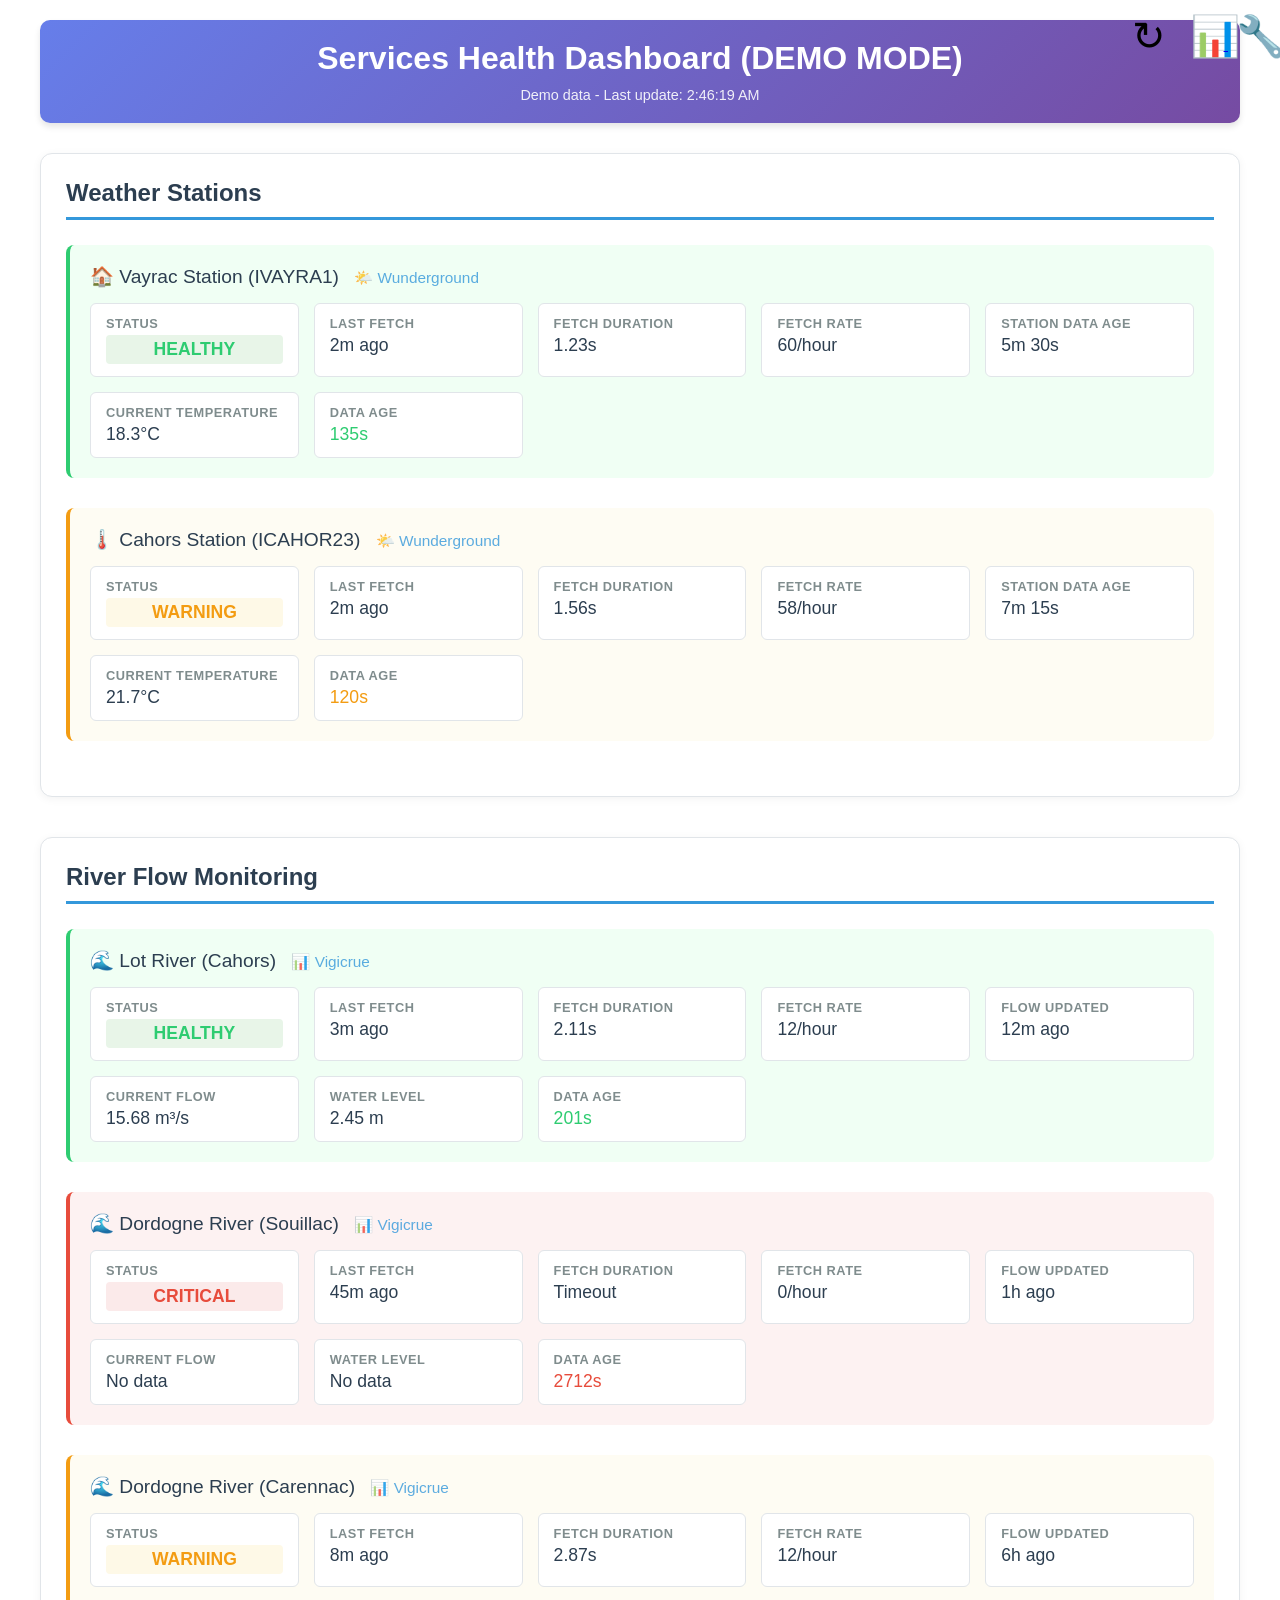
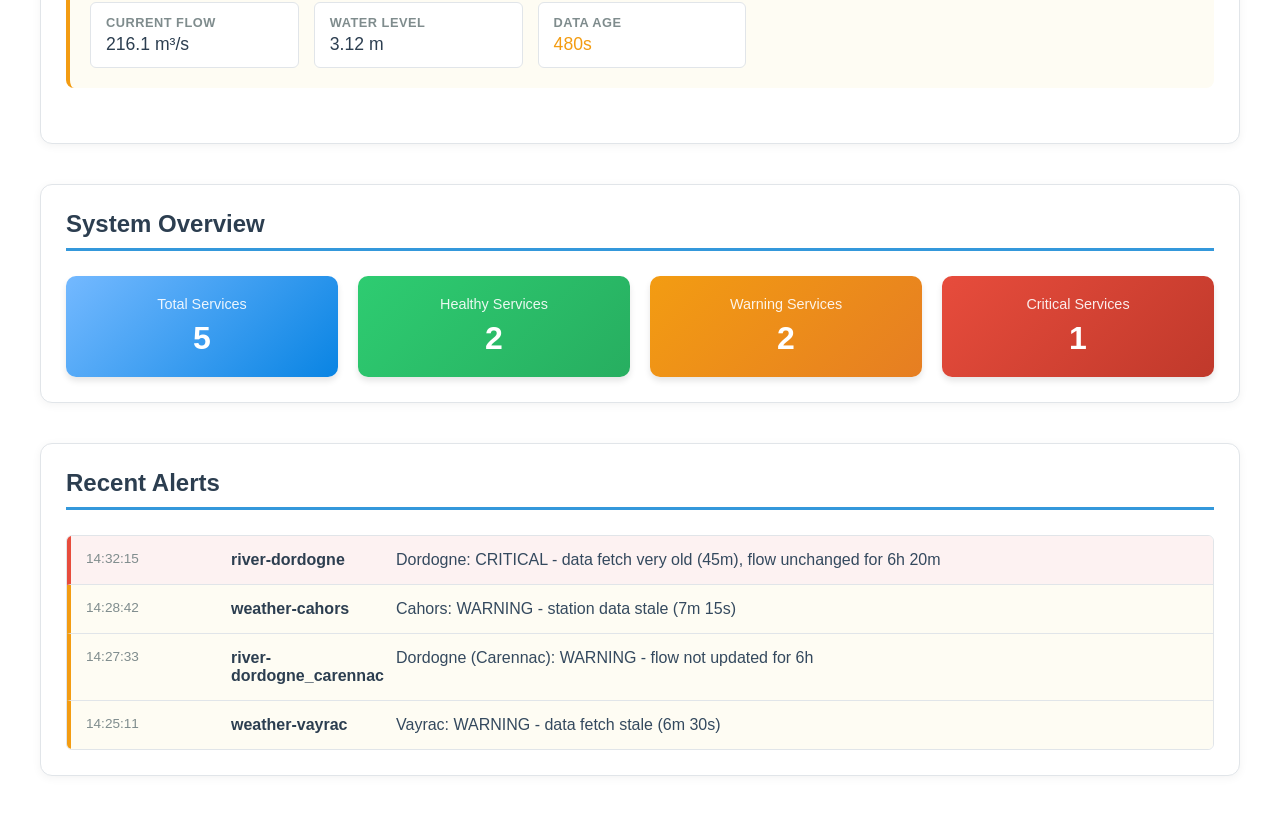
<file: health-test.html>
<!DOCTYPE html>
<html lang="en">
<head>
    <meta charset="UTF-8">
    <meta name="viewport" content="width=device-width, initial-scale=1.0">
    <title>Weather Services Health Dashboard (Demo Mode)</title>
    <link rel="stylesheet" href="style.css">
    <link rel="stylesheet" href="health-style.css">
</head>
<body>
    <div id="floating-buttons">
        <button id="refresh-button" title="Refresh">↻</button>
        <a href="index.html" title="Back to Weather Dashboard">
            <button id="back-button">📊</button>
        </a>
        <a href="health.html" title="Real Health Dashboard">
            <button id="real-button">🔧</button>
        </a>
    </div>

    <div id="health-dashboard" class="view">
        <div class="header">
            <h1>Services Health Dashboard (DEMO MODE)</h1>
            <div id="last-update">Demo data - showing mock health status</div>
        </div>

        <!-- Weather Stations Section -->
        <div class="health-section">
            <h2>Weather Stations</h2>

            <!-- Vayrac Station -->
            <div class="station-health healthy" id="vayrac-health">
                <h3>🏠 Vayrac Station (IVAYRA1)
                    <a href="https://www.wunderground.com/dashboard/pws/IVAYRA1" target="_blank" title="View on Wunderground" style="font-size: 0.8em; margin-left: 10px; text-decoration: none;">🌤️ Wunderground</a>
                </h3>
                <div class="health-grid">
                    <div class="health-item">
                        <span class="health-label">Status</span>
                        <span class="health-status healthy">HEALTHY</span>
                    </div>
                    <div class="health-item">
                        <span class="health-label">Last Fetch</span>
                        <span class="health-value">2m ago</span>
                    </div>
                    <div class="health-item">
                        <span class="health-label">Fetch Duration</span>
                        <span class="health-value">1.23s</span>
                    </div>
                    <div class="health-item">
                        <span class="health-label">Fetch Rate</span>
                        <span class="health-value">60/hour</span>
                    </div>
                    <div class="health-item">
                        <span class="health-label">Station Data Age</span>
                        <span class="health-value">5m 30s</span>
                    </div>
                    <div class="health-item">
                        <span class="health-label">Current Temperature</span>
                        <span class="health-value">18.3°C</span>
                    </div>
                    <div class="health-item">
                        <span class="health-label">Data Age</span>
                        <span class="health-value fresh">135s</span>
                    </div>
                </div>
            </div>

            <!-- Cahors Station -->
            <div class="station-health warning" id="cahors-health">
                <h3>🌡️ Cahors Station (ICAHOR23)
                    <a href="https://www.wunderground.com/dashboard/pws/ICAHOR23" target="_blank" title="View on Wunderground" style="font-size: 0.8em; margin-left: 10px; text-decoration: none;">🌤️ Wunderground</a>
                </h3>
                <div class="health-grid">
                    <div class="health-item">
                        <span class="health-label">Status</span>
                        <span class="health-status warning">WARNING</span>
                    </div>
                    <div class="health-item">
                        <span class="health-label">Last Fetch</span>
                        <span class="health-value">2m ago</span>
                    </div>
                    <div class="health-item">
                        <span class="health-label">Fetch Duration</span>
                        <span class="health-value">1.56s</span>
                    </div>
                    <div class="health-item">
                        <span class="health-label">Fetch Rate</span>
                        <span class="health-value">58/hour</span>
                    </div>
                    <div class="health-item">
                        <span class="health-label">Station Data Age</span>
                        <span class="health-value">7m 15s</span>
                    </div>
                    <div class="health-item">
                        <span class="health-label">Current Temperature</span>
                        <span class="health-value">21.7°C</span>
                    </div>
                    <div class="health-item">
                        <span class="health-label">Data Age</span>
                        <span class="health-value stale">120s</span>
                    </div>
                </div>
            </div>
        </div>

        <!-- River Flow Section -->
        <div class="health-section">
            <h2>River Flow Monitoring</h2>

            <!-- Lot River -->
            <div class="station-health healthy" id="lot-health">
                <h3>🌊 Lot River (Cahors)
                    <a href="https://www.vigicrues.gouv.fr/station/O823153002" target="_blank" title="View on Vigicrue" style="font-size: 0.8em; margin-left: 10px; text-decoration: none;">📊 Vigicrue</a>
                </h3>
                <div class="health-grid">
                    <div class="health-item">
                        <span class="health-label">Status</span>
                        <span class="health-status healthy">HEALTHY</span>
                    </div>
                    <div class="health-item">
                        <span class="health-label">Last Fetch</span>
                        <span class="health-value">3m ago</span>
                    </div>
                    <div class="health-item">
                        <span class="health-label">Fetch Duration</span>
                        <span class="health-value">2.11s</span>
                    </div>
                    <div class="health-item">
                        <span class="health-label">Fetch Rate</span>
                        <span class="health-value">12/hour</span>
                    </div>
                    <div class="health-item">
                        <span class="health-label">Flow Updated</span>
                        <span class="health-value">12m ago</span>
                    </div>
                    <div class="health-item">
                        <span class="health-label">Current Flow</span>
                        <span class="health-value">15.68 m³/s</span>
                    </div>
                    <div class="health-item">
                        <span class="health-label">Water Level</span>
                        <span class="health-value">2.45 m</span>
                    </div>
                    <div class="health-item">
                        <span class="health-label">Data Age</span>
                        <span class="health-value fresh">201s</span>
                    </div>
                </div>
            </div>

            <!-- Dordogne River -->
            <div class="station-health critical" id="dordogne-health">
                <h3>🌊 Dordogne River (Souillac)
                    <a href="https://www.vigicrues.gouv.fr/station/P230001001" target="_blank" title="View on Vigicrue" style="font-size: 0.8em; margin-left: 10px; text-decoration: none;">📊 Vigicrue</a>
                </h3>
                <div class="health-grid">
                    <div class="health-item">
                        <span class="health-label">Status</span>
                        <span class="health-status critical">CRITICAL</span>
                    </div>
                    <div class="health-item">
                        <span class="health-label">Last Fetch</span>
                        <span class="health-value">45m ago</span>
                    </div>
                    <div class="health-item">
                        <span class="health-label">Fetch Duration</span>
                        <span class="health-value">Timeout</span>
                    </div>
                    <div class="health-item">
                        <span class="health-label">Fetch Rate</span>
                        <span class="health-value">0/hour</span>
                    </div>
                    <div class="health-item">
                        <span class="health-label">Flow Updated</span>
                        <span class="health-value">1h ago</span>
                    </div>
                    <div class="health-item">
                        <span class="health-label">Current Flow</span>
                        <span class="health-value">No data</span>
                    </div>
                    <div class="health-item">
                        <span class="health-label">Water Level</span>
                        <span class="health-value">No data</span>
                    </div>
                    <div class="health-item">
                        <span class="health-label">Data Age</span>
                        <span class="health-value old">2712s</span>
                    </div>
                </div>
            </div>

            <!-- Dordogne River Carennac -->
            <div class="station-health warning" id="dordogne_carennac-health">
                <h3>🌊 Dordogne River (Carennac)
                    <a href="https://www.vigicrues.gouv.fr/station/P207002002" target="_blank" title="View on Vigicrue" style="font-size: 0.8em; margin-left: 10px; text-decoration: none;">📊 Vigicrue</a>
                </h3>
                <div class="health-grid">
                    <div class="health-item">
                        <span class="health-label">Status</span>
                        <span class="health-status warning">WARNING</span>
                    </div>
                    <div class="health-item">
                        <span class="health-label">Last Fetch</span>
                        <span class="health-value">8m ago</span>
                    </div>
                    <div class="health-item">
                        <span class="health-label">Fetch Duration</span>
                        <span class="health-value">2.87s</span>
                    </div>
                    <div class="health-item">
                        <span class="health-label">Fetch Rate</span>
                        <span class="health-value">12/hour</span>
                    </div>
                    <div class="health-item">
                        <span class="health-label">Flow Updated</span>
                        <span class="health-value">6h ago</span>
                    </div>
                    <div class="health-item">
                        <span class="health-label">Current Flow</span>
                        <span class="health-value">216.1 m³/s</span>
                    </div>
                    <div class="health-item">
                        <span class="health-label">Water Level</span>
                        <span class="health-value">3.12 m</span>
                    </div>
                    <div class="health-item">
                        <span class="health-label">Data Age</span>
                        <span class="health-value stale">480s</span>
                    </div>
                </div>
            </div>
        </div>

        <!-- System Overview -->
        <div class="health-section">
            <h2>System Overview</h2>
            <div class="overview-grid">
                <div class="overview-item">
                    <span class="overview-label">Total Services</span>
                    <span class="overview-value">5</span>
                </div>
                <div class="overview-item healthy">
                    <span class="overview-label">Healthy Services</span>
                    <span class="overview-value">2</span>
                </div>
                <div class="overview-item warning">
                    <span class="overview-label">Warning Services</span>
                    <span class="overview-value">2</span>
                </div>
                <div class="overview-item critical">
                    <span class="overview-label">Critical Services</span>
                    <span class="overview-value">1</span>
                </div>
            </div>
        </div>

        <!-- Alert Log Section -->
        <div class="health-section">
            <h2>Recent Alerts</h2>
            <div id="alerts-container">
                <div class="alert-item critical">
                    <span class="alert-time">14:32:15</span>
                    <span class="alert-service">river-dordogne</span>
                    <span class="alert-message">Dordogne: CRITICAL - data fetch very old (45m), flow unchanged for 6h 20m</span>
                </div>
                <div class="alert-item warning">
                    <span class="alert-time">14:28:42</span>
                    <span class="alert-service">weather-cahors</span>
                    <span class="alert-message">Cahors: WARNING - station data stale (7m 15s)</span>
                </div>
                <div class="alert-item warning">
                    <span class="alert-time">14:27:33</span>
                    <span class="alert-service">river-dordogne_carennac</span>
                    <span class="alert-message">Dordogne (Carennac): WARNING - flow not updated for 6h</span>
                </div>
                <div class="alert-item warning">
                    <span class="alert-time">14:25:11</span>
                    <span class="alert-service">weather-vayrac</span>
                    <span class="alert-message">Vayrac: WARNING - data fetch stale (6m 30s)</span>
                </div>
            </div>
        </div>
    </div>

    <script>
        // Simple demo mode script
        document.getElementById('refresh-button').addEventListener('click', function() {
            alert('This is demo mode. Click the 🔧 button to access the real health dashboard.');
        });

        // Update timestamp every second
        setInterval(() => {
            document.getElementById('last-update').textContent =
                'Demo data - Last update: ' + new Date().toLocaleTimeString();
        }, 1000);
    </script>
</body>
</html>
</file>
<file: style.css>
html, body {
    height: 100%;
    font-family: sans-serif;
    margin: 0;
    padding: 0;
}


#floating-buttons {
    position: fixed;
    top: 10px;
    right: 10px;
    z-index: 1000;
}

#floating-buttons button {
    background: none;
    border: none;
    font-size: 2.5em;
    cursor: pointer;
    display: inline-block;
    margin-bottom: 5px;
    margin-right: 5px;
}

#floating-buttons button:last-child {
    margin-right: 0;
}

#floating-buttons #current-station {
    font-size: 1.5em !important;
    background: rgba(0, 0, 0, 0.1) !important;
    padding: 8px 12px !important;
    border-radius: 5px !important;
    border: 1px solid rgba(0, 0, 0, 0.2) !important;
    font-weight: bold !important;
    display: block !important;
    margin-bottom: 8px !important;
    text-align: center !important;
    color: inherit !important;
}

#station-dropdown {
    font-size: 1.3em;
    background: rgba(0, 0, 0, 0.1);
    padding: 8px 12px;
    border-radius: 5px;
    border: 1px solid rgba(0, 0, 0, 0.2);
    font-weight: bold;
    cursor: pointer;
    margin-bottom: 8px;
    min-width: 140px;
    display: block;
    width: 100%;
}


/* Desktop View */
#desktop-view {
    padding: 20px;
    height: 100vh;
    overflow-y: auto;
    box-sizing: border-box;
}

#desktop-view h1 {
    text-align: center;
    font-size: 2.5em;
}

#desktop-view h1 a {
    color: inherit;
    font-family: inherit;
    font-weight: inherit;
    font-size: inherit;
    text-decoration: underline;
    text-decoration-color: black;
}

.grid-container {
    display: flex;
    flex-direction: column;
    gap: 20px;
}

.grid-items-container {
    display: flex;
    flex-direction: row;
    gap: 10px;
    flex-wrap: wrap;
}

.grid-item {
    background-color: #f0f0f0;
    padding: 25px;
    border-radius: 8px;
    text-align: center;
    width: 240px;
    flex-shrink: 0;
}

.grid-item .label {
    font-size: 1.6em;
    display: block;
    margin-bottom: 10px;
}

.grid-item .value {
    font-size: 2.8em;
    font-weight: bold;
}

.grid-item .subtitle {
    font-size: 1.5em;
    color: #666;
    display: block;
    margin-top: 5px;
}

.group {
    border-radius: 5px;
    padding: 10px;
    margin-bottom: 20px;
}

.group h2 {
    text-align: left;
    margin-top: 0;
    font-size: 1.8em;
}

.group h3 {
    font-size: 1.4em;
}

/* Chart container headings */
#temperature-chart-container h3,
#pressure-chart-container h3,
#rivers-chart-container h3,
#pm-chart-container h3 {
    font-size: 1.2em !important;
}

/* Rain chart headings */
#rain-chart-daily-container h3,
#rain-chart-container h3 {
    font-size: 1.2em !important;
}

.wind-group-container {
    display: flex;
    align-items: center;
    gap: 10px;
}

#vigi-meteo {
    width: 302px;
    height: 122px;
    padding: 0;
}

.grid-item a {
    text-decoration: none;
    color: inherit;
    display: block;
}

.dew-point-text {
    font-size: 0.4em;
    font-weight: normal;
    display: block;
    line-height: 1.2;
}

#rain-chart-container {
    margin-top: 20px;
}

.rain-chart {
    display: flex;
    justify-content: space-around;
    align-items: flex-end;
    height: 120px;
    border-left: 1px solid #ccc;
    border-bottom: 1px solid #ccc;
    padding-top: 10px;
}

.bar-container {
    display: flex;
    flex-direction: column;
    align-items: center;
    width: 15%;
}

.bar {
    width: 30px;
    background-color: #007bff;
    transition: height 0.5s ease-in-out;
}

.month-label {
    margin-top: 5px;
    font-size: 0.8em;
    color: #333;
}

.value-label {
    font-size: 0.7em;
    color: #666;
}

#wind-chart-container {
    max-width: 150px;
    max-height: 150px;
}

#wind-chart-container.fullscreen {
    position: fixed;
    top: 0;
    left: 0;
    width: 100%;
    height: 100%;
    background-color: #fff;
    z-index: 10000;
    display: flex;
    justify-content: center;
    align-items: center;
    max-width: none;
    max-height: none;
}

#wind-chart-container.fullscreen canvas {
    max-width: 90vw;
    max-height: 90vh;
}

#wind-chart-container-month {
    max-width: 150px;
    max-height: 150px;
}

#wind-chart-container-month.fullscreen {
    position: fixed;
    top: 0;
    left: 0;
    width: 100%;
    height: 100%;
    background-color: #fff;
    z-index: 10000;
    display: flex;
    justify-content: center;
    align-items: center;
    max-width: none;
    max-height: none;
}

#wind-chart-container-month.fullscreen canvas {
    max-width: 90vw;
    max-height: 90vh;
}

/* Solar Radiation Distribution */
.sun-rad-distribution {
    margin-top: 20px;
}

.distribution-item {
    display: flex;
    align-items: center;
    margin-bottom: 10px;
    gap: 10px;
}

.distribution-label {
    width: 80px;
    font-size: 0.9em;
    font-weight: bold;
    text-align: right;
}

.distribution-bar {
    flex: 1;
    height: 20px;
    background-color: #f0f0f0;
    border-radius: 10px;
    overflow: hidden;
    position: relative;
}

.distribution-fill {
    height: 100%;
    background: linear-gradient(90deg, #FFA726, #FF9800, #FF6F00);
    border-radius: 10px;
    transition: width 0.3s ease;
}

.distribution-value {
    width: 100px;
    font-size: 0.85em;
    text-align: left;
    color: #666;
}

/* Weather Alerts */
.weather-alerts-container {
    margin: 20px 0;
    padding: 0;
}

.weather-alert {
    padding: 15px 25px;
    margin-bottom: 10px;
    border-radius: 8px;
    font-size: 1.4em;
    font-weight: 600;
    box-shadow: 0 2px 4px rgba(0, 0, 0, 0.1);
    border-left: 5px solid;
    animation: alertSlideIn 0.3s ease-out;
}

@keyframes alertSlideIn {
    from {
        opacity: 0;
        transform: translateX(-20px);
    }
    to {
        opacity: 1;
        transform: translateX(0);
    }
}

/* INFO level alerts - blue/info style */
.weather-alert-INFO {
    background-color: #E3F2FD;
    color: #1976D2;
    border-left-color: #2196F3;
}

/* WARN level alerts - orange/warning style */
.weather-alert-WARN {
    background-color: #FFF3E0;
    color: #F57C00;
    border-left-color: #FF9800;
}

/* ALERT level alerts - red/danger style */
.weather-alert-ALERT {
    background-color: #FFEBEE;
    color: #D32F2F;
    border-left-color: #F44336;
    box-shadow: 0 3px 6px rgba(0, 0, 0, 0.15);
}

/* Debug mode alert styles */
.weather-alert-debug {
    font-size: 1.1em;
    padding: 8px 15px;
    margin-bottom: 5px;
    display: flex;
    align-items: center;
    gap: 15px;
}

.weather-alert-active {
    background-color: #E8F5E8;
    color: #2E7D32;
    border-left-color: #4CAF50;
}

.weather-alert-inactive {
    background-color: #F5F5F5;
    color: #757575;
    border-left-color: #BDBDBD;
}

.weather-alert-no-data {
    background-color: #FFF8E1;
    color: #F57F17;
    border-left-color: #FFC107;
}

.debug-message {
    flex: 0 0 auto;
    width: 180px;
    text-align: left;
}

.debug-level {
    flex: 0 0 auto;
    width: 70px;
    text-align: center;
    font-size: 0.9em;
    font-weight: bold;
    padding: 2px 6px;
    border-radius: 3px;
    margin: 0;
}

.debug-level-info {
    background-color: #E3F2FD;
    color: #1976D2;
}

.debug-level-warn {
    background-color: #FFF3E0;
    color: #F57C00;
}

.debug-level-alert {
    background-color: #FFEBEE;
    color: #D32F2F;
}

/* Section title styling */
.debug-section-title {
    font-size: 1.3em;
    font-weight: bold;
    color: #333;
    margin: 15px 0 5px 0;
    padding: 8px 0;
    border-bottom: 2px solid #ddd;
}

/* Sub-threshold indentation */
.debug-sub-threshold {
    margin-left: 20px;
    font-size: 0.95em;
    border-left: 2px solid #ddd;
    padding-left: 10px;
}

.debug-current {
    flex: 0 0 auto;
    width: 130px;
    text-align: left;
    font-family: monospace;
    font-size: 0.95em;
}

.debug-condition {
    flex: 1;
    text-align: left;
    font-family: monospace;
    font-size: 0.95em;
    color: #666;
}

/* Hide alerts container when empty */
.weather-alerts-container:empty {
    display: none !important;
}

/* Clickable alert effects */
.clickable-alert {
    transition: all 0.2s ease;
}

.clickable-alert:hover {
    transform: translateY(-1px);
    box-shadow: 0 4px 8px rgba(0, 0, 0, 0.15);
    opacity: 0.9;
}

.clickable-alert:active {
    transform: translateY(0);
    box-shadow: 0 2px 4px rgba(0, 0, 0, 0.1);
}

/* Metric highlight effect when clicked from alerts */
.metric-highlight {
    animation: metricGlow 2s ease-out;
    border-radius: 8px;
}

@keyframes metricGlow {
    0% {
        background-color: rgba(255, 193, 7, 0.3);
        box-shadow: 0 0 20px rgba(255, 193, 7, 0.4);
    }
    50% {
        background-color: rgba(255, 193, 7, 0.2);
        box-shadow: 0 0 15px rgba(255, 193, 7, 0.3);
    }
    100% {
        background-color: transparent;
        box-shadow: none;
    }
}

/* Comparison Mode Styles */
#comparison-view {
    padding: 20px;
    height: 100vh;
    overflow-y: auto;
    box-sizing: border-box;
    display: none; /* Hidden by default, shown when comparison mode is active */
}

#comparison-view.active {
    display: block;
}



#comparison-selectors {
    display: flex;
    justify-content: center;
    align-items: center;
    gap: 30px;
    flex-wrap: wrap;
    position: fixed;
    top: 0;
    left: 0;
    right: 0;
    background: white;
    z-index: 1000;
    padding: 15px 0;
    box-shadow: 0 2px 4px rgba(0,0,0,0.1);
    border-bottom: 1px solid #ddd;
}

.selector-group {
    display: flex;
    flex-direction: column;
    align-items: center;
    gap: 8px;
}

.date-navigation-group {
    display: flex;
    flex-direction: row;
    align-items: center;
    gap: 0;
}


#station-a-dropdown,
#station-b-dropdown,
#duration-dropdown {
    font-size: 1.3em;
    background: rgba(0, 0, 0, 0.1);
    padding: 8px 12px;
    border-radius: 5px;
    border: 1px solid rgba(0, 0, 0, 0.2);
    font-weight: bold;
    cursor: pointer;
    min-width: 140px;
}

#date-prev,
#date-next,
#date-today {
    background: rgba(0, 0, 0, 0.1);
    border: 1px solid rgba(0, 0, 0, 0.2);
    border-radius: 5px;
    padding: 8px 12px;
    font-size: 1.2em;
    cursor: pointer;
    margin: 0 5px;
    transition: background-color 0.2s ease;
}

#date-prev:hover,
#date-next:hover,
#date-today:hover {
    background-color: rgba(0, 0, 0, 0.2);
}

#date-display {
    font-size: 1.1em;
    font-weight: bold;
    color: #333;
    padding: 8px 12px;
    background: rgba(255, 255, 255, 0.8);
    border: 1px solid rgba(0, 0, 0, 0.2);
    border-radius: 5px;
    min-width: 80px;
    text-align: center;
    display: inline-block;
}

#comparison-refresh,
#back-to-single {
    background: none;
    border: none;
    font-size: 2.5em;
    cursor: pointer;
    padding: 5px;
    border-radius: 5px;
    transition: background-color 0.2s ease;
}

#comparison-refresh:hover,
#back-to-single:hover {
    background-color: rgba(0, 0, 0, 0.1);
}

#comparison-mode-button {
    background: none;
    border: none;
    font-size: 2.5em;
    cursor: pointer;
    display: inline-block;
    margin-bottom: 5px;
    margin-right: 5px;
}

#comparison-mode-button:hover {
    background-color: rgba(0, 0, 0, 0.1);
    border-radius: 5px;
}

#comparison-content {
    display: flex;
    flex-direction: column;
    gap: 30px;
    margin-top: 100px; /* Account for fixed selectors height */
}

.chart-section {
    background-color: #f9f9f9;
    border-radius: 8px;
    padding: 20px;
    margin-bottom: 30px;
}

.chart-header {
    display: flex;
    justify-content: space-between;
    align-items: center;
    margin-bottom: 15px;
}

.chart-section h3 {
    margin: 0;
    font-size: 1.6em;
    color: #333;
    text-align: center;
    flex: 1;
}

.chart-section h4 {
    margin: 0;
    font-size: 1.2em;
    color: #666;
    text-align: center;
    flex: 1;
}

.fullscreen-btn {
    background: none;
    border: 1px solid rgba(0, 0, 0, 0.2);
    border-radius: 3px;
    padding: 4px 8px;
    font-size: 1em;
    cursor: pointer;
    color: #666;
    transition: all 0.2s ease;
    margin-left: 10px;
}

.fullscreen-btn:hover {
    background-color: rgba(0, 0, 0, 0.1);
    color: #333;
}

.fullscreen-chart {
    position: fixed !important;
    top: 0 !important;
    left: 0 !important;
    width: 100vw !important;
    height: 100vh !important;
    background-color: white !important;
    z-index: 10000 !important;
    padding: 10px !important;
    box-sizing: border-box !important;
    margin: 0 !important;
}

.fullscreen-chart .chart-header {
    margin-bottom: 10px !important;
}

.fullscreen-chart h3,
.fullscreen-chart h4 {
    margin-top: 0 !important;
}

.fullscreen-chart canvas {
    width: calc(100vw - 20px) !important;
    height: calc(100vh - 60px) !important;
    min-height: calc(100vh - 60px) !important;
}

.fullscreen-chart .fullscreen-btn {
    background-color: rgba(255, 0, 0, 0.1) !important;
    border-color: rgba(255, 0, 0, 0.3) !important;
    color: #d32f2f !important;
}

.fullscreen-chart .fullscreen-btn:hover {
    background-color: rgba(255, 0, 0, 0.2) !important;
}

.chart-row {
    display: flex;
    gap: 20px;
    align-items: flex-start;
}

.chart-half {
    flex: 1;
    text-align: center;
}

.chart-section canvas {
    max-width: 100%;
    height: auto;
    margin: 0 auto;
    display: block;
}

#comparison-temperature-chart,
#comparison-pressure-chart {
    height: 300px !important;
}

#comparison-rain-daily-chart,
#comparison-rain-monthly-chart {
    height: 250px !important;
}

#comparison-solar-chart {
    height: 300px !important;
}

#comparison-wind-48h-chart {
    height: 300px !important;
}

#comparison-rain-48h-chart,
#comparison-rain-cumul-chart,
#comparison-solar-48h-chart {
    height: 300px !important;
}

/* Rain rate comparison styling */
.metric-comparison {
    display: flex;
    justify-content: space-around;
    align-items: center;
    padding: 20px;
    background: #f9f9f9;
    border-radius: 8px;
    margin: 10px 0;
}

.station-metric {
    text-align: center;
    flex: 1;
}

.station-metric .station-name {
    font-size: 1.2em;
    font-weight: bold;
    color: #666;
    margin-bottom: 10px;
}

.station-metric .metric-value {
    font-size: 2.5em;
    font-weight: bold;
    color: #333;
}

.station-metric:first-child .metric-value {
    color: #1976d2;
}

.station-metric:last-child .metric-value {
    color: #f57c00;
}

.comparison-vs {
    font-size: 2em;
    margin: 0 20px;
    color: #999;
}

@media (max-width: 768px) {
    .metric-comparison {
        flex-direction: column;
        gap: 15px;
    }

    .comparison-vs {
        margin: 0;
    }
}

#comparison-cards {
    display: flex;
    flex-direction: column;
    gap: 20px;
}

.comparison-group {
    border-radius: 5px;
    padding: 10px;
    margin-bottom: 20px;
}

.comparison-group h2 {
    text-align: left;
    margin-top: 0;
    font-size: 1.8em;
}

.group-cards {
    display: flex;
    flex-direction: column;
    gap: 10px;
}

.comparison-grid-item {
    background-color: #f0f0f0;
    padding: 25px;
    border-radius: 8px;
    display: flex;
    justify-content: space-between;
    align-items: center;
    width: 100%;
    max-width: 600px;
    margin: 0 auto 10px auto;
    box-sizing: border-box;
}

.comparison-metric-label {
    flex: 0 0 auto;
    font-size: 1.6em;
    font-weight: bold;
    color: #333;
    min-width: 160px;
    text-align: left;
}

.station-data {
    flex: 1;
    text-align: center;
    display: flex;
    flex-direction: column;
    gap: 5px;
}

.station-name {
    font-size: 1.2em;
    font-weight: bold;
    color: #666;
}

.station-value {
    font-size: 2.2em;
    font-weight: bold;
    color: #000;
}

.station-subtitle {
    font-size: 1.2em;
    color: #888;
}

.comparison-delta {
    flex: 0 0 auto;
    text-align: center;
    min-width: 100px;
    padding: 0 15px;
}

.delta-value {
    font-size: 1.4em;
    font-weight: bold;
    display: block;
}

.delta-percentage {
    font-size: 1em;
    color: #666;
    display: block;
    margin-top: 2px;
}

.delta-positive {
    color: #4CAF50;
}

.delta-negative {
    color: #F44336;
}

.delta-neutral {
    color: #666;
}

/* Mobile responsive design for comparison */
@media (max-width: 768px) {
    #comparison-selectors {
        flex-direction: column;
        gap: 20px;
        padding: 10px 0;
    }

    .comparison-grid-item {
        flex-direction: column;
        text-align: center;
        gap: 15px;
        padding: 20px;
    }

    .comparison-metric-label {
        min-width: auto;
        text-align: center;
    }

    .station-data {
        width: 100%;
    }

    .comparison-delta {
        min-width: auto;
        padding: 0;
        border-top: 1px solid #ddd;
        padding-top: 10px;
    }

    .chart-row {
        flex-direction: column;
        gap: 30px;
    }

    .chart-half {
        width: 100%;
    }

    .chart-section {
        padding: 15px;
    }

    .chart-section h3 {
        font-size: 1.4em;
    }

    .chart-section h4 {
        font-size: 1.1em;
    }
}
</file>
<file: health-style.css>
/* Health Dashboard Specific Styles */

/* Override some base styles for health dashboard */
#health-dashboard {
    display: block !important; /* Override the .view { display: none; } rule */
    padding: 20px;
    max-width: 1200px;
    margin: 0 auto;
    font-family: 'Segoe UI', Tahoma, Geneva, Verdana, sans-serif;
}

/* Header section */
.header {
    text-align: center;
    margin-bottom: 30px;
    padding: 20px;
    background: linear-gradient(135deg, #667eea 0%, #764ba2 100%);
    color: white;
    border-radius: 10px;
    box-shadow: 0 4px 6px rgba(0, 0, 0, 0.1);
}

.header h1 {
    margin: 0 0 10px 0;
    font-size: 2em;
    font-weight: 600;
}

#last-update {
    font-size: 0.9em;
    opacity: 0.9;
}

/* Health sections */
.health-section {
    margin-bottom: 40px;
    background: white;
    border-radius: 12px;
    padding: 25px;
    box-shadow: 0 2px 10px rgba(0, 0, 0, 0.05);
    border: 1px solid #e1e5e9;
}

.health-section h2 {
    margin: 0 0 25px 0;
    color: #2c3e50;
    font-size: 1.5em;
    font-weight: 600;
    border-bottom: 3px solid #3498db;
    padding-bottom: 10px;
}

/* Station health containers */
.station-health {
    margin-bottom: 30px;
    padding: 20px;
    background: #f8f9fa;
    border-radius: 8px;
    border-left: 4px solid #3498db;
    transition: all 0.3s ease;
}

.station-health:hover {
    box-shadow: 0 4px 12px rgba(0, 0, 0, 0.1);
    transform: translateY(-2px);
}

.station-health.healthy {
    border-left-color: #2ecc71;
    background: #f0fff4;
}

.station-health.warning {
    border-left-color: #f39c12;
    background: #fefcf3;
}

.station-health.critical {
    border-left-color: #e74c3c;
    background: #fdf2f2;
}

.station-health h3 {
    margin: 0 0 15px 0;
    color: #2c3e50;
    font-size: 1.2em;
    font-weight: 500;
}

/* Health grid layout */
.health-grid {
    display: grid;
    grid-template-columns: repeat(auto-fit, minmax(200px, 1fr));
    gap: 15px;
}

.health-item {
    display: flex;
    flex-direction: column;
    background: white;
    padding: 12px 15px;
    border-radius: 6px;
    border: 1px solid #e1e5e9;
    transition: border-color 0.2s ease;
}

.health-item:hover {
    border-color: #3498db;
}

.health-label {
    font-size: 0.8em;
    color: #7f8c8d;
    text-transform: uppercase;
    font-weight: 600;
    margin-bottom: 4px;
    letter-spacing: 0.5px;
}

.health-value {
    font-size: 1.1em;
    color: #2c3e50;
    font-weight: 500;
}

.health-status {
    font-size: 1.1em;
    font-weight: 600;
    padding: 4px 8px;
    border-radius: 4px;
    text-align: center;
}

.health-status.healthy {
    color: #2ecc71;
    background: #e8f5e8;
}

.health-status.warning {
    color: #f39c12;
    background: #fef9e7;
}

.health-status.critical {
    color: #e74c3c;
    background: #fbeaea;
}

.health-status.unknown {
    color: #7f8c8d;
    background: #ecf0f1;
}

/* System overview grid */
.overview-grid {
    display: grid;
    grid-template-columns: repeat(auto-fit, minmax(180px, 1fr));
    gap: 20px;
}

.overview-item {
    text-align: center;
    padding: 20px;
    background: linear-gradient(135deg, #74b9ff, #0984e3);
    color: white;
    border-radius: 10px;
    box-shadow: 0 4px 6px rgba(0, 0, 0, 0.1);
    transition: transform 0.2s ease;
}

.overview-item:hover {
    transform: translateY(-3px);
}

/* Colored overview items for health status */
.overview-item.healthy {
    background: linear-gradient(135deg, #2ecc71, #27ae60);
}

.overview-item.warning {
    background: linear-gradient(135deg, #f39c12, #e67e22);
}

.overview-item.critical {
    background: linear-gradient(135deg, #e74c3c, #c0392b);
}

.overview-label {
    display: block;
    font-size: 0.9em;
    opacity: 0.9;
    margin-bottom: 8px;
}

.overview-value {
    display: block;
    font-size: 2em;
    font-weight: 700;
}

/* Alerts section */
#alerts-container {
    max-height: 400px;
    overflow-y: auto;
    border: 1px solid #e1e5e9;
    border-radius: 6px;
}

.alert-item {
    display: grid;
    grid-template-columns: 130px 150px 1fr;
    gap: 15px;
    padding: 15px;
    border-bottom: 1px solid #e1e5e9;
    background: white;
    transition: background 0.2s ease;
}

.alert-item:hover {
    background: #f8f9fa;
}

.alert-item:last-child {
    border-bottom: none;
}

.alert-item.critical {
    background: #fdf2f2;
    border-left: 4px solid #e74c3c;
}

.alert-item.warning {
    background: #fefcf3;
    border-left: 4px solid #f39c12;
}

.alert-time {
    font-size: 0.85em;
    color: #7f8c8d;
    font-weight: 500;
}

.alert-service {
    font-weight: 600;
    color: #2c3e50;
}

.alert-message {
    color: #34495e;
}

/* Floating buttons adjustments */
#back-button, #real-button {
    background: #3498db;
    color: white;
    border: none;
    border-radius: 50%;
    width: 40px;
    height: 40px;
    cursor: pointer;
    font-size: 16px;
    transition: all 0.3s ease;
    margin: 2px;
}

#back-button:hover, #real-button:hover {
    background: #2980b9;
    transform: scale(1.1);
}

#real-button {
    background: #e67e22;
}

#real-button:hover {
    background: #d35400;
}

/* Responsive design */
@media (max-width: 768px) {
    #health-dashboard {
        padding: 10px;
    }

    .health-grid {
        grid-template-columns: 1fr;
    }

    .overview-grid {
        grid-template-columns: repeat(2, 1fr);
    }

    .header h1 {
        font-size: 1.5em;
    }

    .health-section {
        padding: 15px;
    }

    .alert-item {
        grid-template-columns: 1fr;
        gap: 8px;
    }
}

@media (max-width: 480px) {
    .overview-grid {
        grid-template-columns: 1fr;
    }

    .health-section h2 {
        font-size: 1.2em;
    }

    .station-health h3 {
        font-size: 1.1em;
    }
}

/* Loading states */
.loading {
    opacity: 0.6;
    pointer-events: none;
}

.loading::after {
    content: "";
    position: absolute;
    top: 50%;
    left: 50%;
    width: 20px;
    height: 20px;
    margin: -10px 0 0 -10px;
    border: 2px solid #3498db;
    border-top: 2px solid transparent;
    border-radius: 50%;
    animation: spin 1s linear infinite;
}

@keyframes spin {
    0% { transform: rotate(0deg); }
    100% { transform: rotate(360deg); }
}

/* Data age indicators */
.health-value.fresh {
    color: #2ecc71;
}

.health-value.stale {
    color: #f39c12;
}

.health-value.old {
    color: #e74c3c;
}

/* Service unavailable state */
.service-unavailable {
    opacity: 0.5;
}

.service-unavailable .health-status {
    background: #95a5a6;
    color: white;
}

/* Future sections placeholder */
#prometheus-section {
    border: 2px dashed #bdc3c7;
    background: #f8f9fa;
    text-align: center;
    padding: 40px;
}

#prometheus-section h2 {
    color: #7f8c8d;
    border-bottom: none;
}

/* Clickable metric links */
.health-value a {
    color: inherit;
    text-decoration: none;
    border-bottom: 1px dotted #3498db;
    transition: all 0.2s ease;
}

.health-value a:hover {
    color: #3498db;
    text-decoration: none;
    border-bottom: 1px solid #3498db;
    cursor: pointer;
}

.health-value a:visited {
    color: inherit;
}

/* External links in station section headers (Vigicrue, Wunderground) */
.station-health h3 a {
    color: #3498db;
    text-decoration: none;
    font-weight: normal;
    opacity: 0.8;
    transition: all 0.2s ease;
}

.station-health h3 a:hover {
    opacity: 1;
    color: #2980b9;
    text-decoration: underline;
}
</file>
